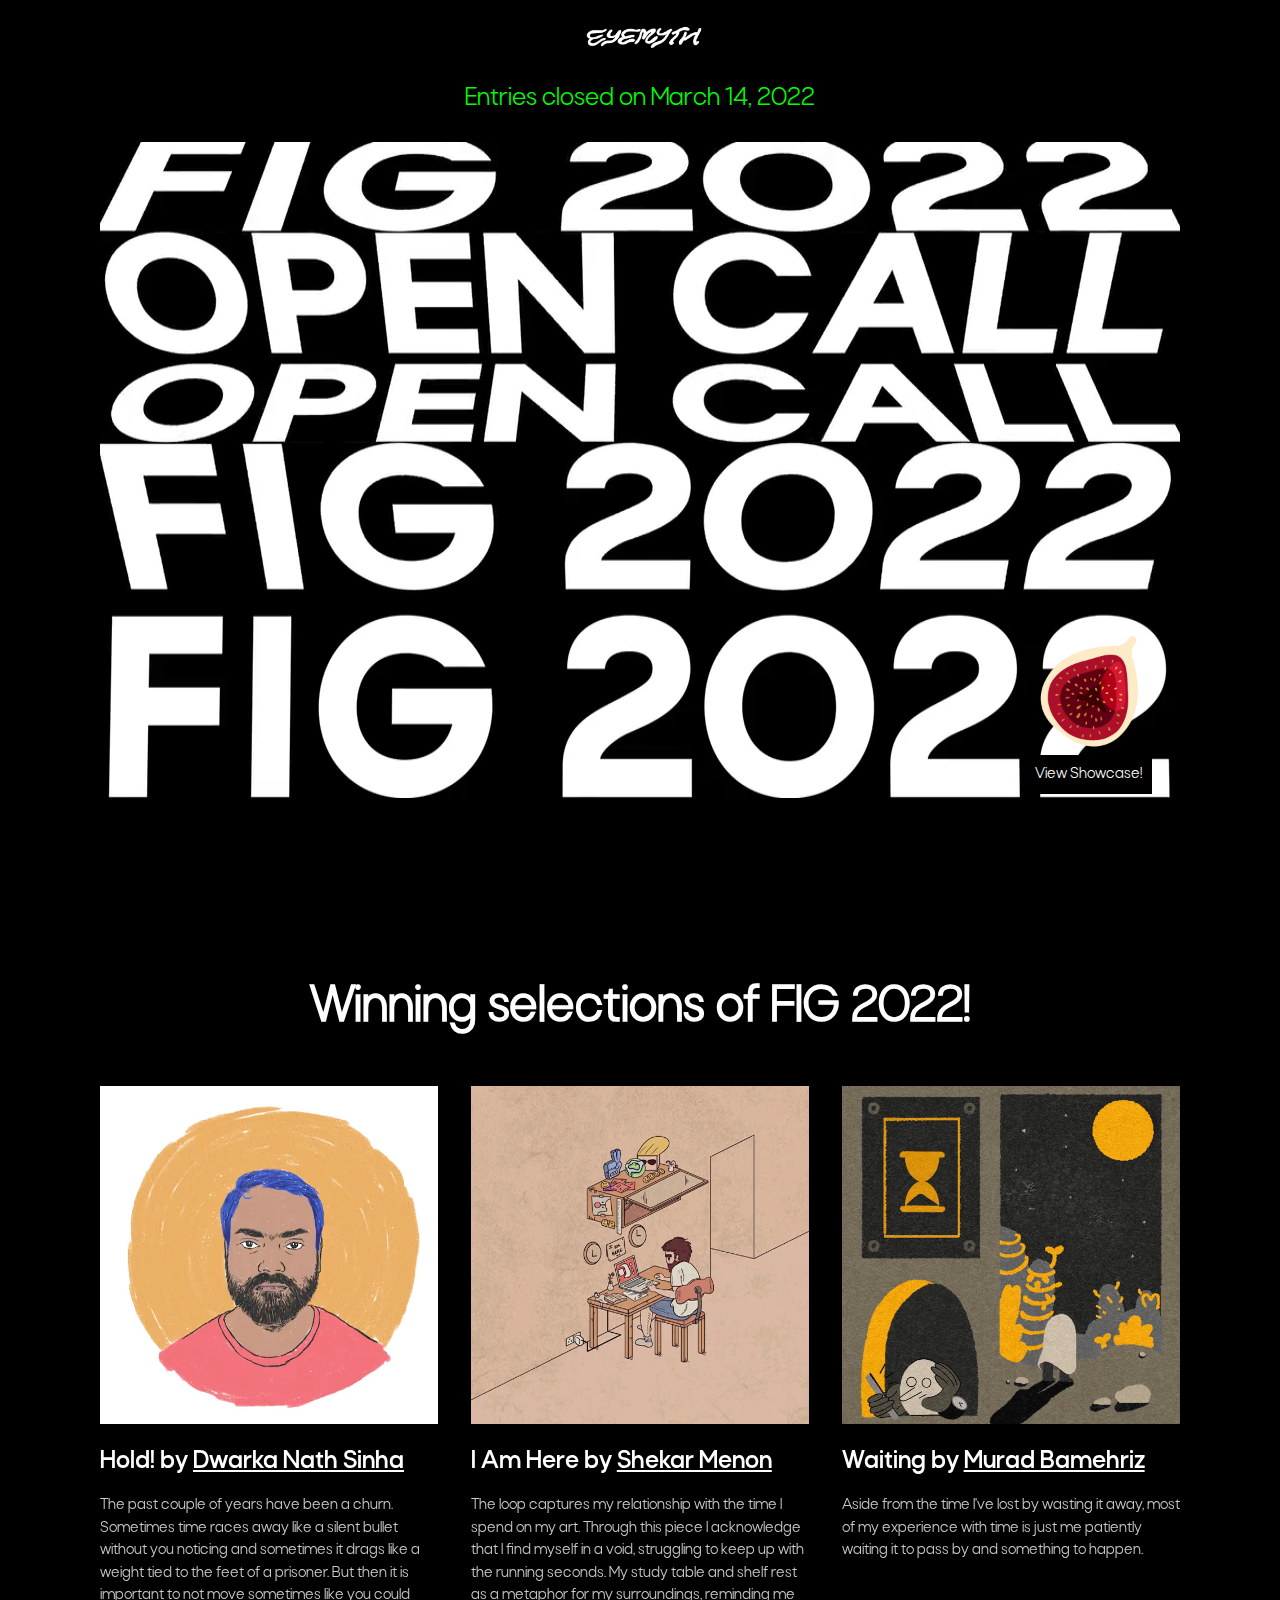
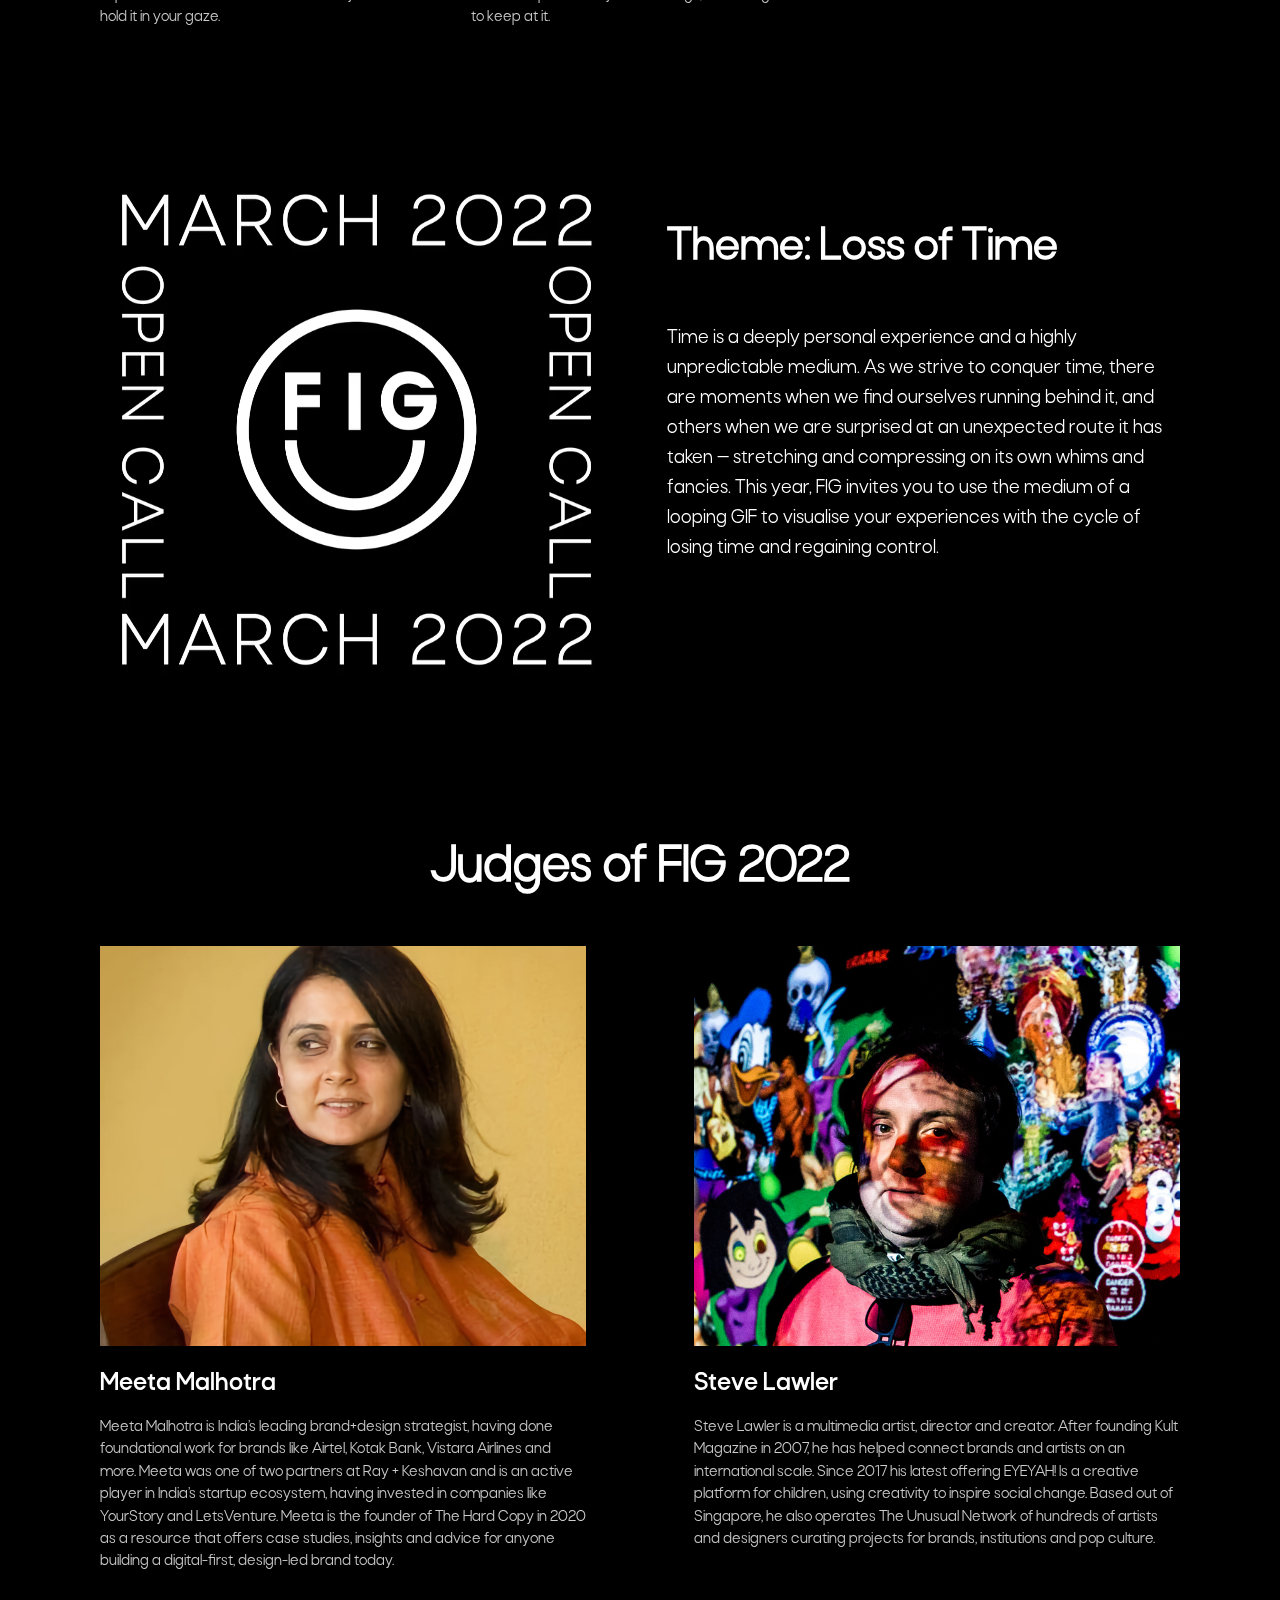
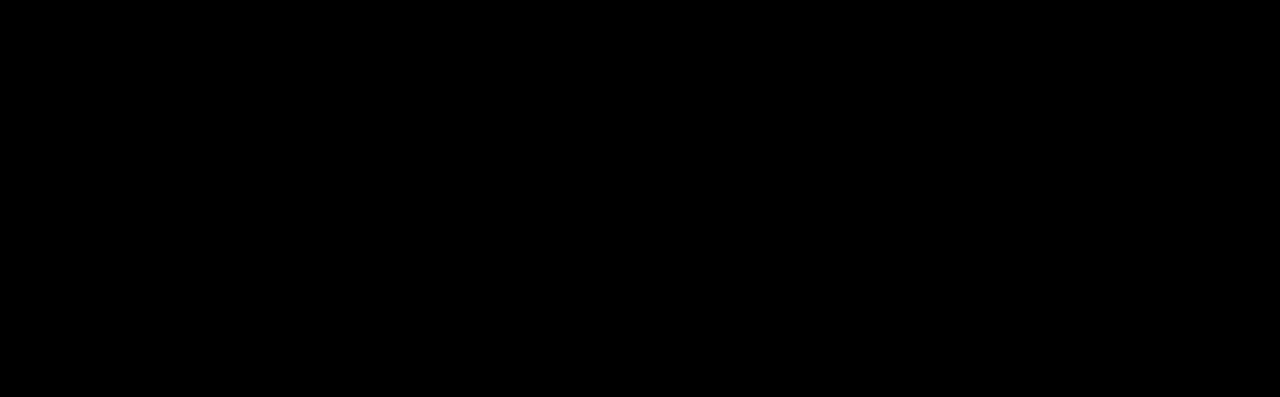
<file: index.html>
<!DOCTYPE html>
<html lang="en">
  <head>
    <meta charset="utf-8" />
    <meta name="viewport" content="width=device-width, initial-scale=1" />
    <link rel="icon" href="https://glitch.com/favicon.ico" />
    <title>FIG</title>

    <script src="/script.js" defer></script>
    <link rel="stylesheet" href="/style.css" />
  </head>
  <body>
    <section class="partnership">
      <a href="http://eyemyth.in"
        ><img src="/assets/EM_logo_white_transparent.png"
      /></a>
    </section>
    <p class="entries">Entries closed on March 14, 2022</p>

    <video muted width="100%" autoplay playsinline loop class="header-video">
      <source src="/assets/header-video.mp4" type="video/mp4" />
    </video>
    <div class="fig-logo">
      <a href="exhibition.html">
        <img class="fig-logo-image" src="/assets/fig-logo-1.png" />
        <p class="fig-logo-text">View Showcase!</p>
      </a>
    </div>

    <!--     Avni, can you make this work? -->
    <!--     <a href="#" class="opencall"
	  ><div class="submit">View <b>GIFS</b></div></a
	> -->
    <!--  -->

    <h2>Winning selections of FIG 2022!</h2>
    <section id="winners">
      <section>
        <video
          autoplay
          playsinline
          loop
          muted
          webkit-playsinline="webkit-playsinline"
        >
          <source
            src="/entries/Dwarka Nath Sinha-EyeMyth-FIG2022 - Dwarka Nath Sinha.mp4"
            type="video/mp4"
          /></video
        ><strong>Hold! by </strong
        ><a href="https://www.instagram.com/dwar.ka">Dwarka Nath Sinha</a>
        <p>
          The past couple of years have been a churn. Sometimes time races away
          like a silent bullet without you noticing and sometimes it drags like
          a weight tied to the feet of a prisoner. But then it is important to
          not move sometimes like you could hold it in your gaze.
        </p>
      </section>
      <section>
        <video
          autoplay
          playsinline
          loop
          muted
          webkit-playsinline="webkit-playsinline"
        >
          <source
            src="/entries/I Am Here - Shekar Menon.mp4"
            type="video/mp4"
          /></video
        ><strong>I Am Here by </strong
        ><a href="https://www.instagram.com/mosunkai">Shekar Menon</a>
        <p>
          The loop captures my relationship with the time I spend on my art.
          Through this piece I acknowledge that I find myself in a void,
          struggling to keep up with the running seconds. My study table and
          shelf rest as a metaphor for my surroundings, reminding me to keep at
          it.
        </p>
      </section>
      <section>
        <video
          autoplay
          playsinline
          loop
          muted
          webkit-playsinline="webkit-playsinline"
        >
          <source
            src="/entries/EyeMyth_Final_Murad - Murad Bamehriz.mp4"
            type="video/mp4"
          /></video
        ><strong>Waiting by </strong
        ><a href="https://www.instagram.com/murad.bamehriz/">Murad Bamehriz</a>
        <p>
          Aside from the time I've lost by wasting it away, most of my
          experience with time is just me patiently waiting it to pass by and
          something to happen.
        </p>
      </section>
    </section>
    <section class="theme">
      <div>
        <video muted width="100%" autoplay playsinline loop>
          <source src="/assets/fig-face-branding.mp4" type="video/mp4" />
        </video>
      </div>
      <div>
        <h3>Theme: Loss of Time</h3>
        <p>
          Time is a deeply personal experience and a highly unpredictable
          medium. As we strive to conquer time, there are moments when we find
          ourselves running behind it, and others when we are surprised at an
          unexpected route it has taken — stretching and compressing on its own
          whims and fancies. This year, FIG invites you to use the medium of a
          looping GIF to visualise your experiences with the cycle of losing
          time and regaining control.
        </p>
      </div>
    </section>

    <h2>Judges of FIG 2022</h2>
    <section class="judges">
      <div>
        <img src="/assets/Meeta.jpg" />
        <strong>Meeta Malhotra</strong>
        <p>
          Meeta Malhotra is India’s leading brand+design strategist, having done
          foundational work for brands like Airtel, Kotak Bank, Vistara Airlines
          and more. Meeta was one of two partners at Ray + Keshavan and is an
          active player in India’s startup ecosystem, having invested in
          companies like YourStory and LetsVenture. Meeta is the founder of The
          Hard Copy in 2020 as a resource that offers case studies, insights and
          advice for anyone building a digital-first, design-led brand today.
        </p>
      </div>
      <div>
        <img src="/assets/MojokoPic.jpg" />
        <strong>Steve Lawler</strong>
        <p>
          Steve Lawler is a multimedia artist, director and creator. After
          founding Kult Magazine in 2007, he has helped connect brands and
          artists on an international scale. Since 2017 his latest offering
          EYEYAH! Is a creative platform for children, using creativity to
          inspire social change. Based out of Singapore, he also operates The
          Unusual Network of hundreds of artists and designers curating projects
          for brands, institutions and pop culture.
        </p>
      </div>
    </section>
  </body>
</html>
</file>
<file: style.css>
@media (max-width: 600px) {
  body .theme {
	display: grid;
	grid-template-columns: repeat(1, 1fr);
	column-gap: 5%;
  }
  body #winners {
	display: grid;
	grid-template-columns: repeat(1, 1fr);
	column-gap: 3%;
  }

  body #exhibition {
	display: grid;
	grid-template-columns: repeat(2, 1fr);
	row-gap: 0.2%;
	column-gap: 1%;
  }
   body .judges {
	display: grid;
	grid-template-columns: repeat(1, 1fr);
	column-gap: 5%;
  }
  
  body .fig-logo img{
	max-width: 70px;
	  filter: drop-shadow(3px 3px 4px rgb(150, 150, 150, 0.4));


  }
  
  body .fig-logo p {
	padding: 0.4rem;
  }
}

@media (max-width: 420px) {

  body #exhibition {
	display: grid;
	grid-template-columns: repeat(1, 1fr);
	column-gap: 1%;
  }
}

@font-face {
  font-family: "Rota-Regular";
  src: url("/assets/Rota-Regular.otf")
	format("opentype");
  font-display: swap;
  font-style: normal;
}

@font-face {
  font-family: "Rota-Bold";
  src: url("/assets/Rota-Bold.otf")
	format("opentype");
  font-display: swap;
  font-style: normal;
}

body {
  background: black;
  color: white;
  max-width: 1080px;
  margin-right: auto;
  margin-left: auto;
  font-family: "Rota-Regular";
  padding: 1rem;
}

.fig-logo {
   position: fixed;
  bottom: 10%;
  right: 10%;
   display: flex;
  align-items: center;
  flex-direction: column;
  justify-content: center;
}

.fig-logo img {
	max-width:100px;
}

.fig-logo p {
  background: black;
  padding: 0.6rem;
  color:white;
  margin-top:0.4rem;
  text-align:center;
	justify-content: center;
	align-items: center;
}

.fig-logo a {
  text-decoration:none;
	 display: flex;
  align-items: center;
  flex-direction: column;
  justify-content: center;
}


div.fig-logo a:hover .fig-logo-image {
  filter: drop-shadow(3px 3px 4px rgb(150, 150, 150, 0.4));
  transition: 0.2s;
}


div.fig-logo a:hover .fig-logo-text {
 text-decoration:underline;
}


.header-video {
  margin-bottom: 8rem;
}

.entries {
  color: #00ff00;
  /*   font-size: 20pt; */
  font-size: 1.6667rem;
  text-align: center;
}

h2 {
  font-size: 40pt;
  text-align: center;
}
h3 {
  font-size: 35pt;
}

#winners {
  display: grid;
  grid-template-columns: repeat(3, 1fr);
  column-gap: 3%;
  row-gap: 3%;
  margin-bottom: 8rem;
}

#winners strong {
  font-family: "Rota-Bold";
  font-size: 20pt;
  font-style: normal;
  white-space: pre-line;
}
#winners a {
  font-family: "Rota-Bold";
  font-size: 20pt;
  font-style: normal;
  white-space: pre-line;
  color:white;
}
#winners p {
  font-size: 12pt;
  color: rgb(255, 255, 255, 0.8);
  line-height: 1.4;
}

video {
  width: 100%;
  margin-bottom: 1rem;
  muted: true;
  loading: lazy;
}

img {
  width: 100%;
}

.theme {
  display: grid;
  grid-template-columns: repeat(2, 1fr);
  column-gap: 5%;
  margin-bottom: 8rem;
}

.theme p {
  font-size: 15pt;
  line-height: 1.5;
}

.judges {
  display: grid;
  grid-template-columns: repeat(2, 1fr);
  column-gap: 10%;
  row-gap: 5%;
  margin-bottom: 24rem;
}

.judges img {
  /*   width:100%; */
  /*   max-width:513px; */
  height: 400px;
  object-fit: cover;
  margin-bottom: 1rem;
}
.judges strong {
  font-family: "Rota-Bold";
  font-size: 20pt;
  font-style: normal;
  white-space: pre-line;
}
.judges p {
  font-size: 12pt;
  color: rgb(255, 255, 255, 0.8);
  line-height: 1.4;
}

#exhibition {
  display: grid;
  grid-template-columns: repeat(3, 1fr);
  column-gap: 2%;
  row-gap: 0.8%;
  margin-bottom: 8rem;
}

#exhibition strong {
  font-family: "Rota-Bold";
  font-size: 20pt;
  font-style: normal;
  white-space: pre-line;
}
#exhibition a {
  font-family: "Rota-Bold";
  font-size: 20pt;
  font-style: normal;
  white-space: pre-line;
  color:white;
}
#exhibition p {
  font-size: 12pt;
  color: rgb(255, 255, 255, 0.8);
  line-height: 1.4;
}

.partnership {
  margin-right: auto;
  margin-left: auto;
  display: flex;
  align-items: center;
  flex-direction: row;
  justify-content: center;
}

.partnership img {
  width: 120px;
  margin-left: 0.5rem;
}
</file>
